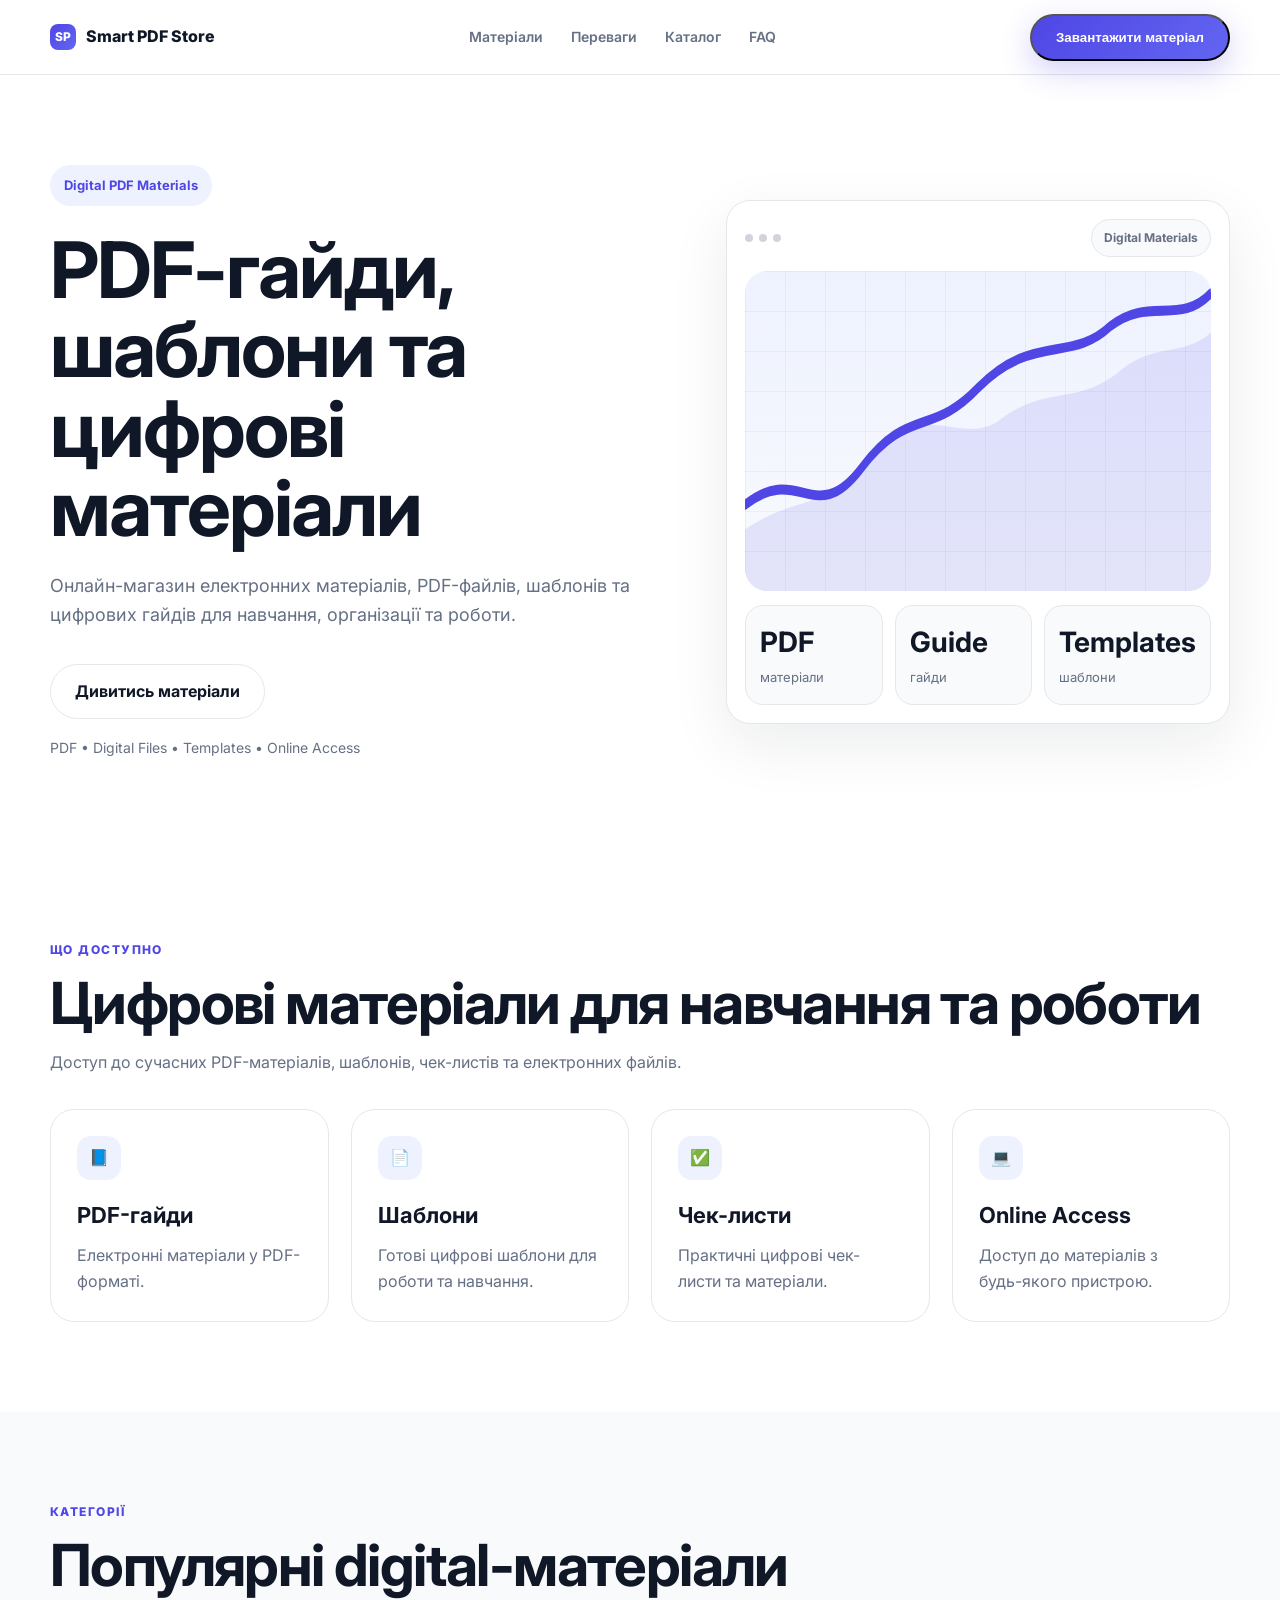
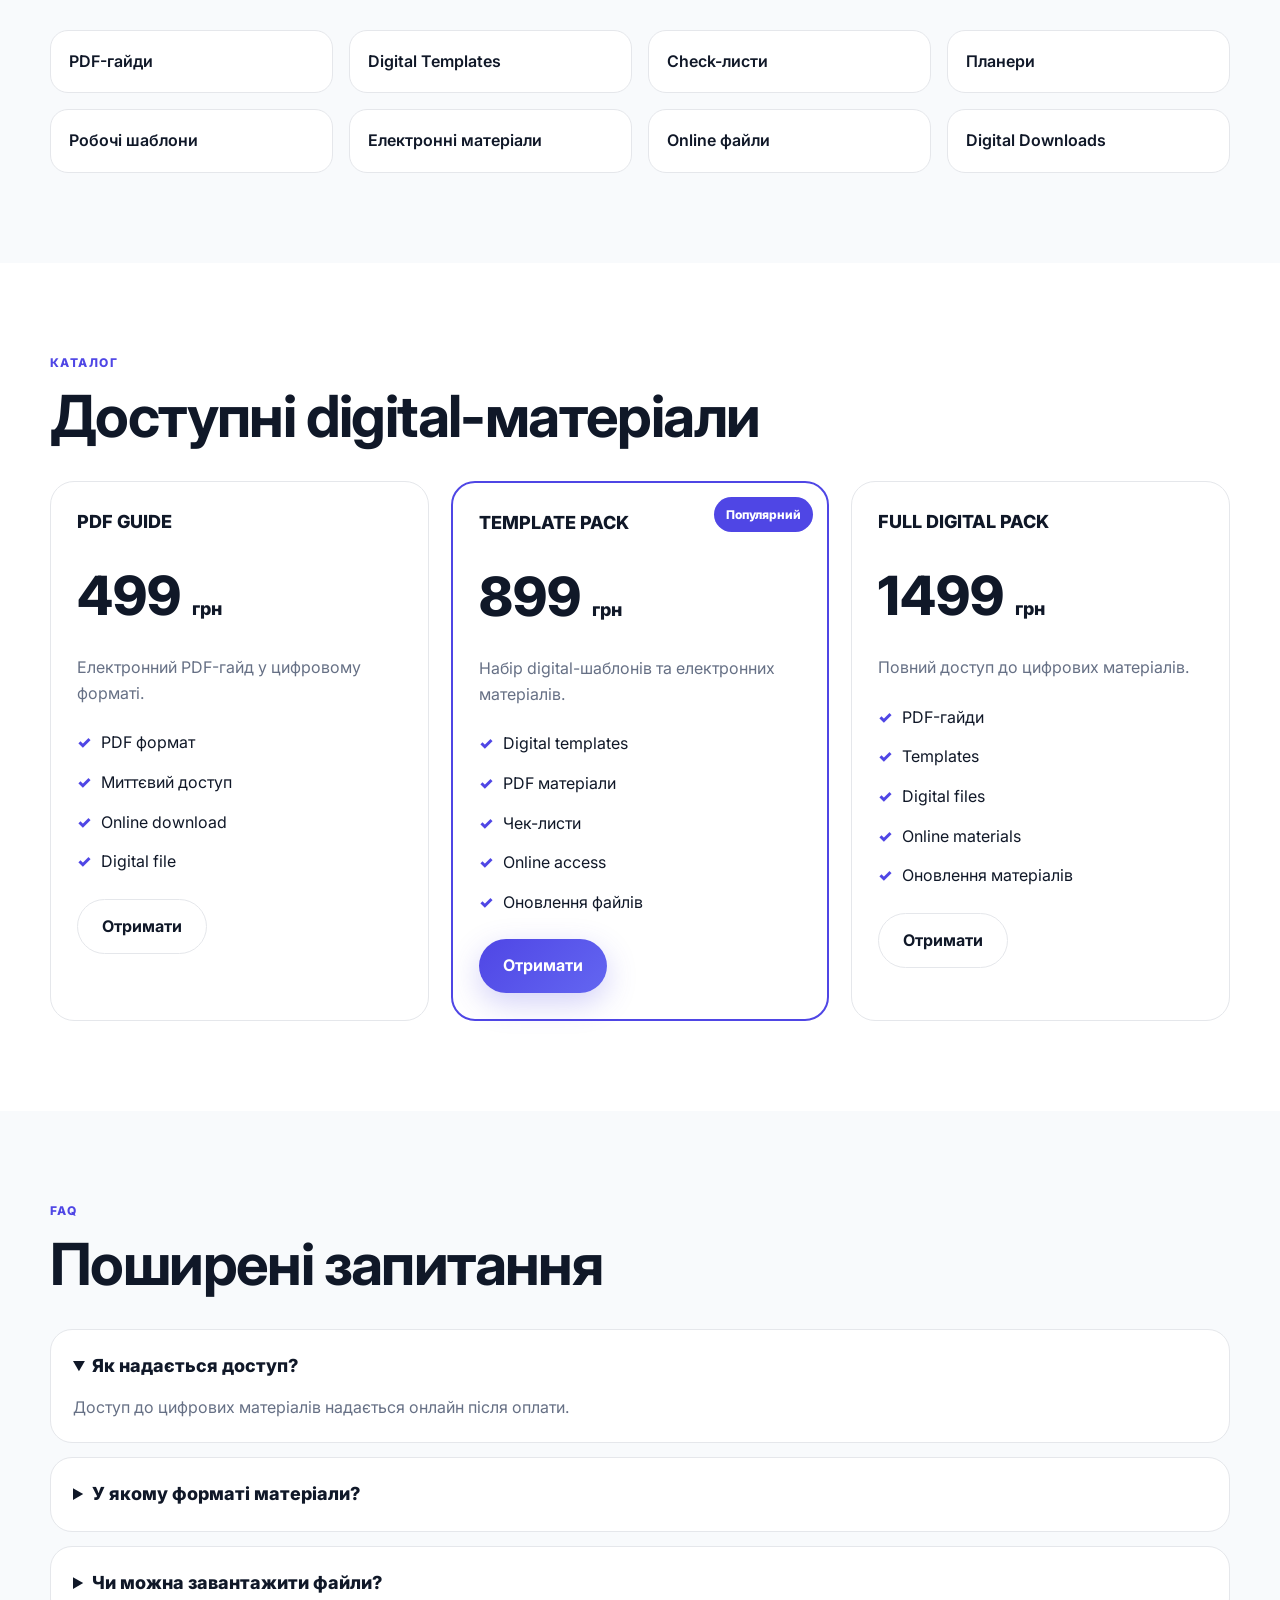
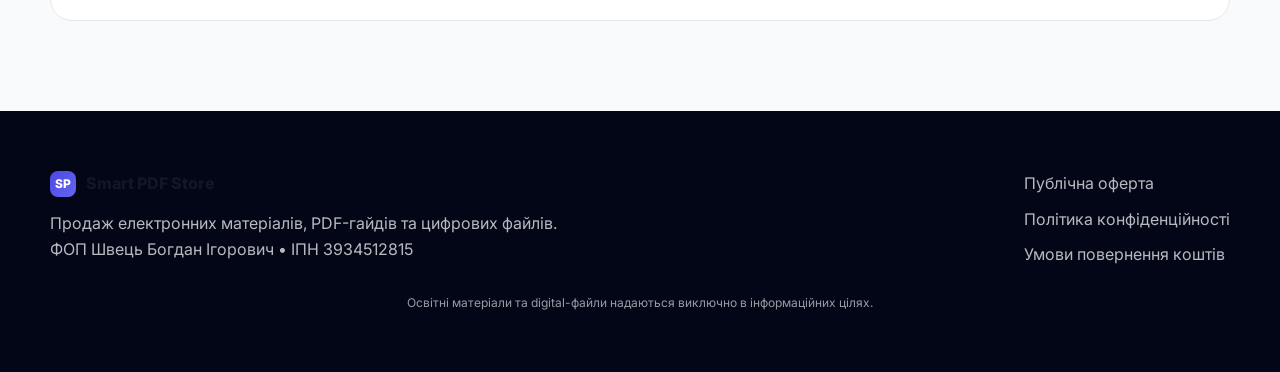
<file: index.html>
<!DOCTYPE html>
<html lang="uk">
<head>
  <meta charset="UTF-8" />
  <meta name="viewport" content="width=device-width, initial-scale=1.0" />

  <title>Smart PDF Store</title>

  <meta name="description" content="Продаж електронних матеріалів, PDF-гайдів, шаблонів та цифрових файлів." />

  <link rel="preconnect" href="https://fonts.googleapis.com">
  <link rel="preconnect" href="https://fonts.gstatic.com" crossorigin>

  <link href="https://fonts.googleapis.com/css2?family=Inter:wght@400;500;600;700;800&display=swap" rel="stylesheet">

  <link rel="stylesheet" href="style.css">
</head>

<body>

<header>

  <div class="container nav">

    <a href="#top" class="logo">
      <span class="logo-mark">SP</span>
      <span>Smart PDF Store</span>
    </a>

    <nav class="nav-links">
      <a href="#products">Матеріали</a>
      <a href="#benefits">Переваги</a>
      <a href="#pricing">Каталог</a>
      <a href="#faq">FAQ</a>
    </nav>

    <button class="btn btn-primary">
  Завантажити матеріал
</button>
  </div>

</header>

<main id="top">

  <!-- HERO -->

  <section class="hero">

    <div class="container hero-grid">

      <div>

        <div class="badge">
          Digital PDF Materials
        </div>

        <h1>
          PDF-гайди,
          шаблони та
          цифрові матеріали
        </h1>

        <p>
          Онлайн-магазин електронних матеріалів,
          PDF-файлів, шаблонів та цифрових гайдів
          для навчання, організації та роботи.
        </p>

        <div class="hero-actions">

        

          <a href="#pricing"
             class="btn btn-secondary">

            Дивитись матеріали

          </a>

        </div>

        <div class="under">
          PDF • Digital Files • Templates • Online Access
        </div>

      </div>

      <div class="dashboard">

        <div class="dash-top">

          <div class="dots">
            <span></span>
            <span></span>
            <span></span>
          </div>

          <div class="dash-pill">
            Digital Materials
          </div>

        </div>

        <div class="chart">

          <svg viewBox="0 0 600 260" preserveAspectRatio="none">

            <path
              d="M0 190 C70 155 90 210 150 160 C210 110 240 135 300 95 C370 50 420 75 470 45 C520 20 560 45 600 18"
              fill="none"
              stroke="#4f46e5"
              stroke-width="8"
              stroke-linecap="round"
            />

            <path
              d="M0 210 C70 180 115 195 170 150 C230 100 280 145 330 120 C390 92 430 110 485 80 C530 58 565 70 600 50 L600 260 L0 260 Z"
              fill="rgba(79,70,229,.12)"
            />

          </svg>

        </div>

        <div class="stat-row">

          <div class="stat">
            <strong>PDF</strong>
            <span>матеріали</span>
          </div>

          <div class="stat">
            <strong>Guide</strong>
            <span>гайди</span>
          </div>

          <div class="stat">
            <strong>Templates</strong>
            <span>шаблони</span>
          </div>

        </div>

      </div>

    </div>

  </section>

  <!-- BENEFITS -->

  <section id="benefits">

    <div class="container">

      <div class="section-head">

        <div class="eyebrow">
          Що доступно
        </div>

        <h2>
          Цифрові матеріали
          для навчання та роботи
        </h2>

        <p>
          Доступ до сучасних PDF-матеріалів,
          шаблонів, чек-листів та електронних файлів.
        </p>

      </div>

      <div class="grid-4">

        <div class="card">
          <div class="icon">📘</div>

          <h3>PDF-гайди</h3>

          <p>
            Електронні матеріали
            у PDF-форматі.
          </p>
        </div>

        <div class="card">
          <div class="icon">📄</div>

          <h3>Шаблони</h3>

          <p>
            Готові цифрові шаблони
            для роботи та навчання.
          </p>
        </div>

        <div class="card">
          <div class="icon">✅</div>

          <h3>Чек-листи</h3>

          <p>
            Практичні цифрові
            чек-листи та матеріали.
          </p>
        </div>

        <div class="card">
          <div class="icon">💻</div>

          <h3>Online Access</h3>

          <p>
            Доступ до матеріалів
            з будь-якого пристрою.
          </p>
        </div>

      </div>

    </div>

  </section>

  <!-- PRODUCTS -->

  <section id="products" class="soft">

    <div class="container">

      <div class="section-head">

        <div class="eyebrow">
          Категорії
        </div>

        <h2>
          Популярні digital-матеріали
        </h2>

      </div>

      <div class="features">

        <div class="feature">
          PDF-гайди
        </div>

        <div class="feature">
          Digital Templates
        </div>

        <div class="feature">
          Check-листи
        </div>

        <div class="feature">
          Планери
        </div>

        <div class="feature">
          Робочі шаблони
        </div>

        <div class="feature">
          Електронні матеріали
        </div>

        <div class="feature">
          Online файли
        </div>

        <div class="feature">
          Digital Downloads
        </div>

      </div>

    </div>

  </section>

  <!-- PRICING -->

  <section id="pricing">

    <div class="container">

      <div class="section-head">

        <div class="eyebrow">
          Каталог
        </div>

        <h2>
          Доступні digital-матеріали
        </h2>

      </div>

      <div class="grid-3">

        <div class="card price-card">

          <div class="price-title">
            PDF GUIDE
          </div>

          <div class="price-value">
            499 <span>грн</span>
          </div>

          <div class="price-desc">
            Електронний PDF-гайд
            у цифровому форматі.
          </div>

          <ul class="price-list">
            <li>PDF формат</li>
            <li>Миттєвий доступ</li>
            <li>Online download</li>
            <li>Digital file</li>
          </ul>

          <a href="https://secure.wayforpay.com/button/bdd46b5e7587c"
             target="_blank"
             class="btn btn-secondary">

            Отримати

          </a>

        </div>

        <div class="card price-card popular">

          <div class="label">
            Популярний
          </div>

          <div class="price-title">
            TEMPLATE PACK
          </div>

          <div class="price-value">
            899 <span>грн</span>
          </div>

          <div class="price-desc">
            Набір digital-шаблонів
            та електронних матеріалів.
          </div>

          <ul class="price-list">
            <li>Digital templates</li>
            <li>PDF матеріали</li>
            <li>Чек-листи</li>
            <li>Online access</li>
            <li>Оновлення файлів</li>
          </ul>

          <a href="https://secure.wayforpay.com/button/bbd7bab980961"
             target="_blank"
             class="btn btn-primary">

            Отримати

          </a>

        </div>

        <div class="card price-card">

          <div class="price-title">
            FULL DIGITAL PACK
          </div>

          <div class="price-value">
            1499 <span>грн</span>
          </div>

          <div class="price-desc">
            Повний доступ
            до цифрових матеріалів.
          </div>

          <ul class="price-list">
            <li>PDF-гайди</li>
            <li>Templates</li>
            <li>Digital files</li>
            <li>Online materials</li>
            <li>Оновлення матеріалів</li>
          </ul>

          <a href="https://secure.wayforpay.com/button/b6de15a6300f5"
             target="_blank"
             class="btn btn-secondary">

            Отримати

          </a>

        </div>

      </div>

    </div>

  </section>

  <!-- FAQ -->

  <section id="faq" class="soft">

    <div class="container">

      <div class="section-head">

        <div class="eyebrow">
          FAQ
        </div>

        <h2>
          Поширені запитання
        </h2>

      </div>

      <div class="faq">

        <details open>
          <summary>
            Як надається доступ?
          </summary>

          <p>
            Доступ до цифрових матеріалів
            надається онлайн після оплати.
          </p>
        </details>

        <details>
          <summary>
            У якому форматі матеріали?
          </summary>

          <p>
            Матеріали доступні
            у PDF та digital-форматах.
          </p>
        </details>

        <details>
          <summary>
            Чи можна завантажити файли?
          </summary>

          <p>
            Так, більшість матеріалів
            доступні для online-download.
          </p>
        </details>

      </div>

    </div>

  </section>

</main>

<footer>

  <div class="container footer-grid">

    <div>

      <div class="logo" style="margin-bottom:14px">

        <span class="logo-mark">SP</span>
        <span>Smart PDF Store</span>

      </div>

      <p>
        Продаж електронних матеріалів,
        PDF-гайдів та цифрових файлів.
      </p>

      <p>
        ФОП Швець Богдан Ігорович •
        ІПН 3934512815
      </p>

    </div>

    <div class="footer-links">

      <a href="oferta.html">
        Публічна оферта
      </a>

      <a href="privacy.html">
        Політика конфіденційності
      </a>

      <a href="refund.html">
        Умови повернення коштів
      </a>

     

    </div>

  </div>

  <p class="footer-disclaimer">
    Освітні матеріали та digital-файли
    надаються виключно
    в інформаційних цілях.
  </p>

</footer>

</body>
</html>
</file>
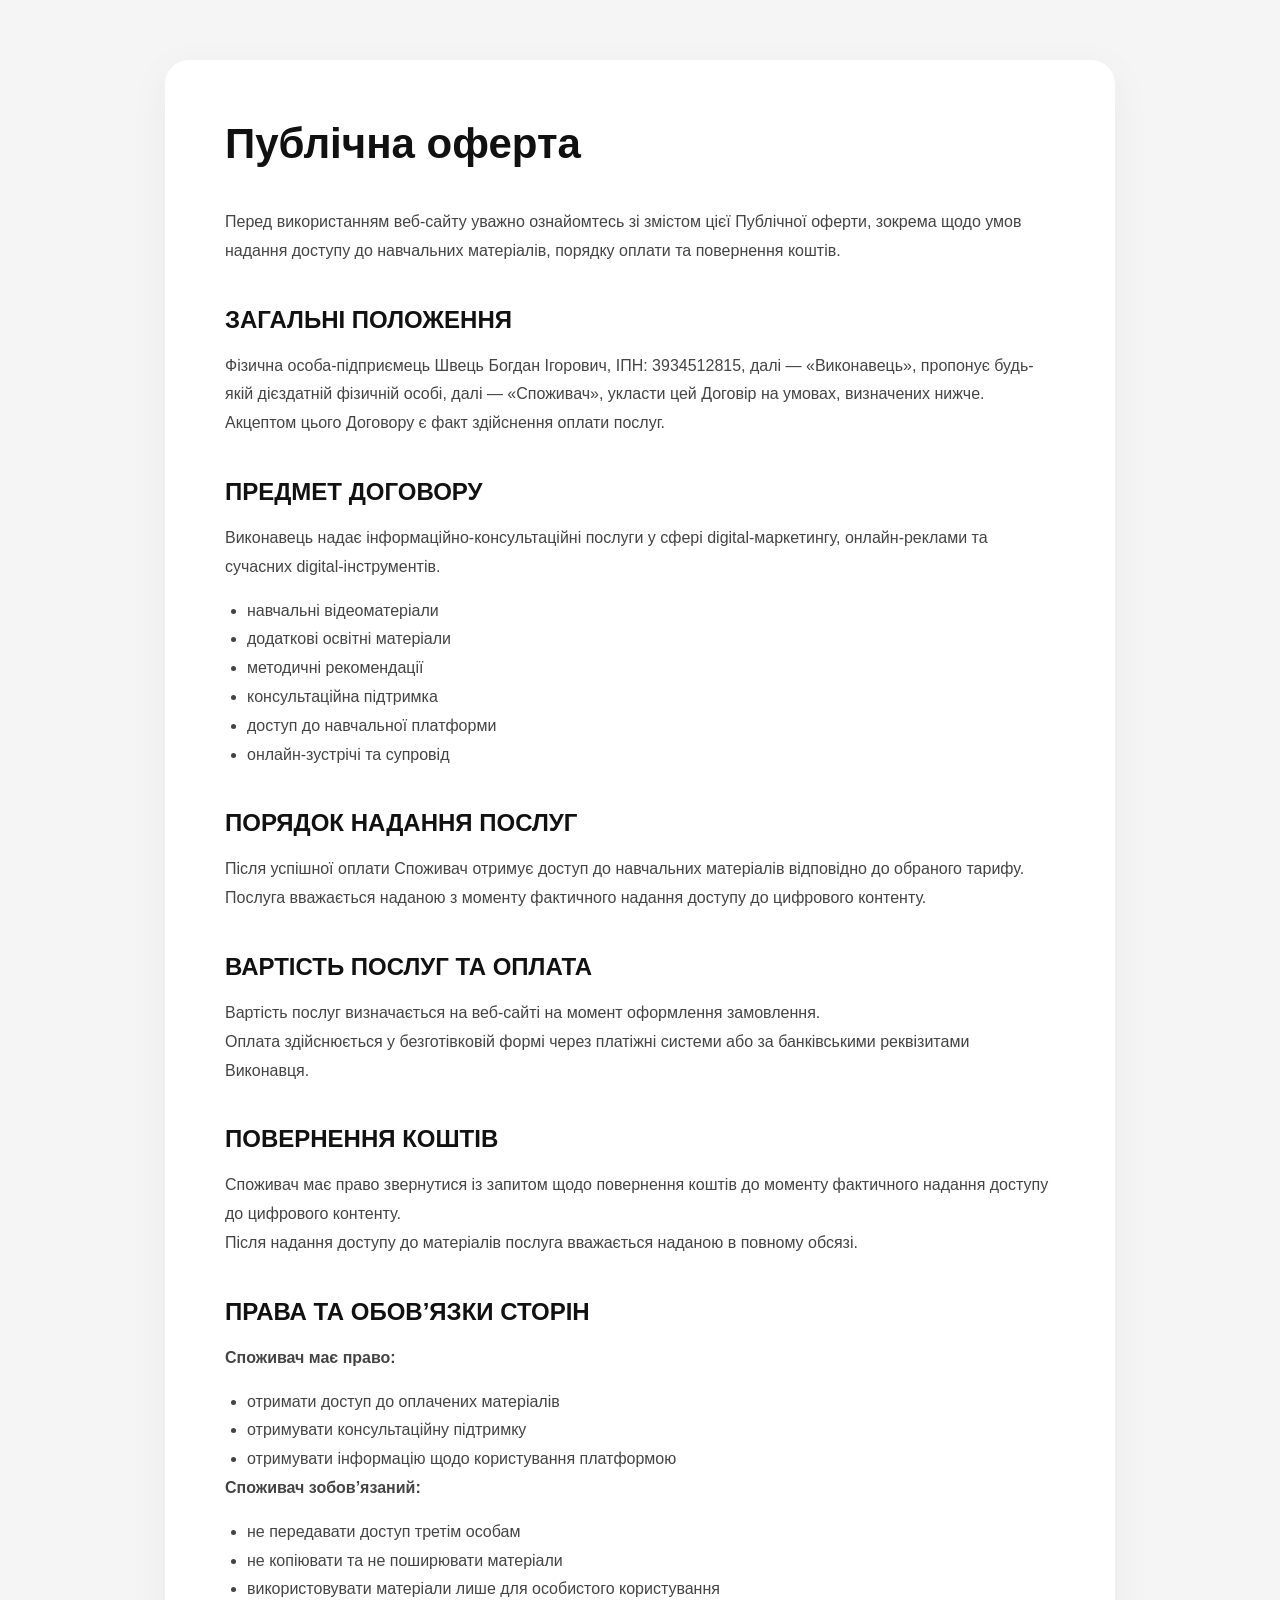
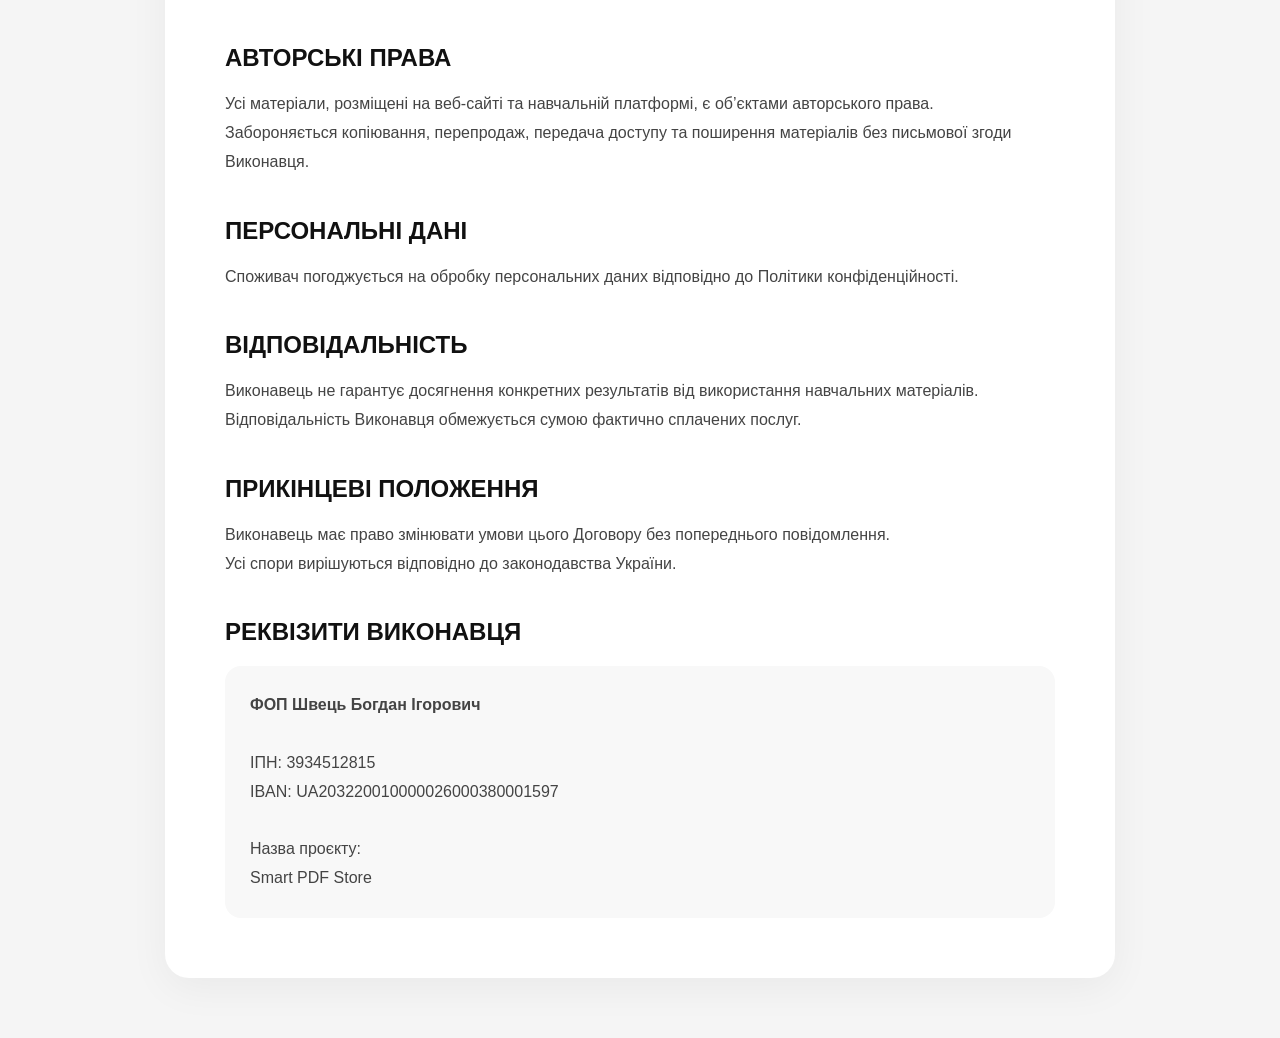
<file: oferta.html>
<!DOCTYPE html>
<html lang="uk">
<head>
  <meta charset="UTF-8">
  <meta name="viewport" content="width=device-width, initial-scale=1.0">
  <title>Публічна оферта</title>

  <style>
    * {
      margin: 0;
      padding: 0;
      box-sizing: border-box;
    }

    body {
      background: #f5f5f5;
      font-family: Arial, sans-serif;
      color: #222;
    }

    .legal-page {
      padding: 60px 20px;
    }

    .container {
      max-width: 950px;
      margin: 0 auto;
      background: #fff;
      padding: 60px;
      border-radius: 24px;
      box-shadow: 0 10px 40px rgba(0,0,0,0.05);
    }

    h1 {
      font-size: 42px;
      margin-bottom: 40px;
      color: #111;
    }

    h2 {
      font-size: 24px;
      margin-top: 40px;
      margin-bottom: 18px;
      color: #111;
    }

    p,
    li {
      font-size: 16px;
      line-height: 1.8;
      color: #444;
    }

    ul {
      padding-left: 22px;
      margin-top: 15px;
    }

    .requisites {
      background: #f8f8f8;
      padding: 25px;
      border-radius: 16px;
      margin-top: 20px;
    }

    @media(max-width: 768px) {
      .container {
        padding: 30px;
      }

      h1 {
        font-size: 32px;
      }

      h2 {
        font-size: 20px;
      }
    }
  </style>
</head>

<body>

<section class="legal-page">
  <div class="container">

    <h1>Публічна оферта</h1>



    <p>
      Перед використанням веб-сайту уважно ознайомтесь зі змістом цієї
      Публічної оферти, зокрема щодо умов надання доступу до навчальних
      матеріалів, порядку оплати та повернення коштів.
    </p>

    <h2>ЗАГАЛЬНІ ПОЛОЖЕННЯ</h2>

    <p>
      Фізична особа-підприємець Швець Богдан Ігорович,
      ІПН: 3934512815, далі — «Виконавець»,
      пропонує будь-якій дієздатній фізичній особі,
      далі — «Споживач», укласти цей Договір
      на умовах, визначених нижче.
    </p>

    <p>
      Акцептом цього Договору є факт здійснення
      оплати послуг.
    </p>

    <h2>ПРЕДМЕТ ДОГОВОРУ</h2>

    <p>
      Виконавець надає інформаційно-консультаційні
      послуги у сфері digital-маркетингу,
      онлайн-реклами та сучасних digital-інструментів.
    </p>

    <ul>
      <li>навчальні відеоматеріали</li>
      <li>додаткові освітні матеріали</li>
      <li>методичні рекомендації</li>
      <li>консультаційна підтримка</li>
      <li>доступ до навчальної платформи</li>
      <li>онлайн-зустрічі та супровід</li>
    </ul>

    <h2>ПОРЯДОК НАДАННЯ ПОСЛУГ</h2>

    <p>
      Після успішної оплати Споживач отримує
      доступ до навчальних матеріалів відповідно
      до обраного тарифу.
    </p>

    <p>
      Послуга вважається наданою з моменту
      фактичного надання доступу до цифрового контенту.
    </p>

    <h2>ВАРТІСТЬ ПОСЛУГ ТА ОПЛАТА</h2>

    <p>
      Вартість послуг визначається на веб-сайті
      на момент оформлення замовлення.
    </p>

    <p>
      Оплата здійснюється у безготівковій формі
      через платіжні системи або за банківськими
      реквізитами Виконавця.
    </p>

    <h2>ПОВЕРНЕННЯ КОШТІВ</h2>

    <p>
      Споживач має право звернутися із запитом
      щодо повернення коштів до моменту
      фактичного надання доступу до цифрового контенту.
    </p>

    <p>
      Після надання доступу до матеріалів
      послуга вважається наданою в повному обсязі.
    </p>

    <h2>ПРАВА ТА ОБОВ’ЯЗКИ СТОРІН</h2>

    <p><strong>Споживач має право:</strong></p>

    <ul>
      <li>отримати доступ до оплачених матеріалів</li>
      <li>отримувати консультаційну підтримку</li>
      <li>отримувати інформацію щодо користування платформою</li>
    </ul>

    <p><strong>Споживач зобов’язаний:</strong></p>

    <ul>
      <li>не передавати доступ третім особам</li>
      <li>не копіювати та не поширювати матеріали</li>
      <li>використовувати матеріали лише для особистого користування</li>
    </ul>

    <h2>АВТОРСЬКІ ПРАВА</h2>

    <p>
      Усі матеріали, розміщені на веб-сайті
      та навчальній платформі, є об’єктами
      авторського права.
    </p>

    <p>
      Забороняється копіювання, перепродаж,
      передача доступу та поширення матеріалів
      без письмової згоди Виконавця.
    </p>

    <h2>ПЕРСОНАЛЬНІ ДАНІ</h2>

    <p>
      Споживач погоджується на обробку персональних
      даних відповідно до Політики конфіденційності.
    </p>

    <h2>ВІДПОВІДАЛЬНІСТЬ</h2>

    <p>
      Виконавець не гарантує досягнення конкретних
      результатів від використання навчальних матеріалів.
    </p>

    <p>
      Відповідальність Виконавця обмежується
      сумою фактично сплачених послуг.
    </p>

    <h2>ПРИКІНЦЕВІ ПОЛОЖЕННЯ</h2>

    <p>
      Виконавець має право змінювати умови цього
      Договору без попереднього повідомлення.
    </p>

    <p>
      Усі спори вирішуються відповідно
      до законодавства України.
    </p>

    <h2>РЕКВІЗИТИ ВИКОНАВЦЯ</h2>

    <div class="requisites">
      <p>
        <strong>ФОП Швець Богдан Ігорович</strong><br><br>

        ІПН: 3934512815<br>
        IBAN: UA203220010000026000380001597<br><br>

        Назва проєкту:<br>
       Smart PDF Store
      </p>
    </div>

  </div>
</section>

</body>
</html>
</file>
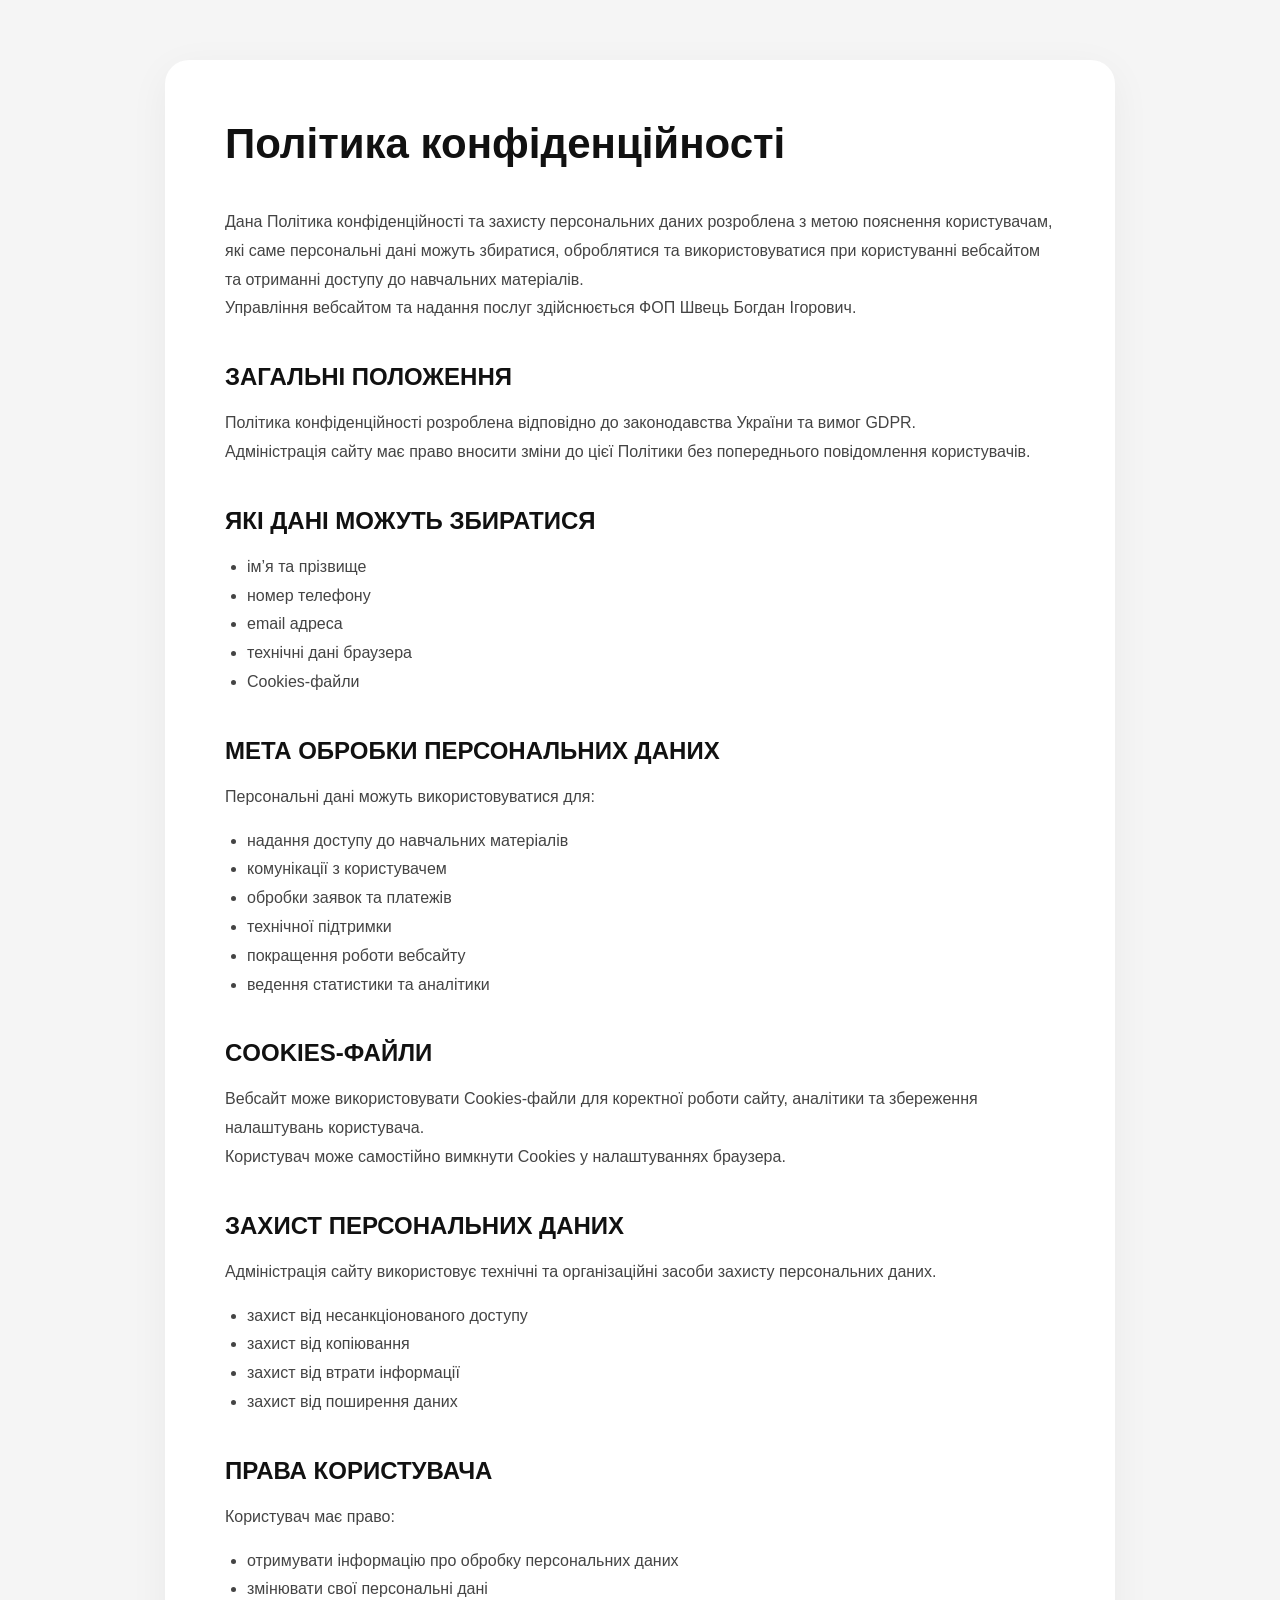
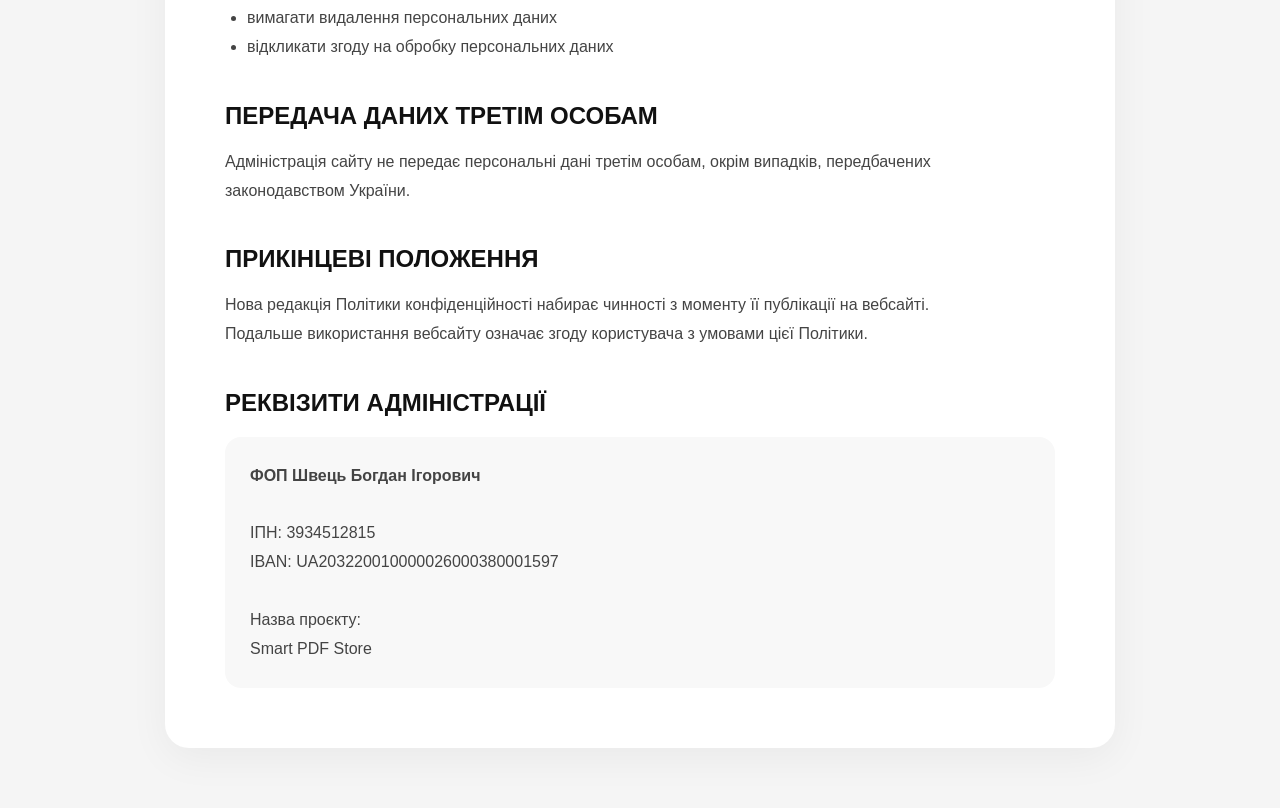
<file: privacy.html>
<!DOCTYPE html>
<html lang="uk">
<head>
  <meta charset="UTF-8">
  <meta name="viewport" content="width=device-width, initial-scale=1.0">
  <title>Політика конфіденційності</title>

  <style>
    * {
      margin: 0;
      padding: 0;
      box-sizing: border-box;
    }

    body {
      background: #f5f5f5;
      font-family: Arial, sans-serif;
      color: #222;
    }

    .legal-page {
      padding: 60px 20px;
    }

    .container {
      max-width: 950px;
      margin: 0 auto;
      background: #fff;
      padding: 60px;
      border-radius: 24px;
      box-shadow: 0 10px 40px rgba(0,0,0,0.05);
    }

    h1 {
      font-size: 42px;
      margin-bottom: 40px;
      color: #111;
    }

    h2 {
      font-size: 24px;
      margin-top: 40px;
      margin-bottom: 18px;
      color: #111;
    }

    p,
    li {
      font-size: 16px;
      line-height: 1.8;
      color: #444;
    }

    ul {
      padding-left: 22px;
      margin-top: 15px;
    }

    .requisites {
      background: #f8f8f8;
      padding: 25px;
      border-radius: 16px;
      margin-top: 20px;
    }

    @media(max-width: 768px) {
      .container {
        padding: 30px;
      }

      h1 {
        font-size: 32px;
      }

      h2 {
        font-size: 20px;
      }
    }
  </style>
</head>

<body>

<section class="legal-page">
  <div class="container">

    <h1>Політика конфіденційності</h1>

    

    <p>
      Дана Політика конфіденційності та захисту персональних даних
      розроблена з метою пояснення користувачам,
      які саме персональні дані можуть збиратися,
      оброблятися та використовуватися при користуванні вебсайтом
      та отриманні доступу до навчальних матеріалів.
    </p>

    <p>
      Управління вебсайтом та надання послуг здійснюється
      ФОП Швець Богдан Ігорович.
    </p>

    <h2>ЗАГАЛЬНІ ПОЛОЖЕННЯ</h2>

    <p>
      Політика конфіденційності розроблена відповідно
      до законодавства України та вимог GDPR.
    </p>

    <p>
      Адміністрація сайту має право вносити зміни
      до цієї Політики без попереднього повідомлення користувачів.
    </p>

    <h2>ЯКІ ДАНІ МОЖУТЬ ЗБИРАТИСЯ</h2>

    <ul>
      <li>ім’я та прізвище</li>
      <li>номер телефону</li>
      <li>email адреса</li>
      <li>технічні дані браузера</li>
      <li>Cookies-файли</li>
    </ul>

    <h2>МЕТА ОБРОБКИ ПЕРСОНАЛЬНИХ ДАНИХ</h2>

    <p>
      Персональні дані можуть використовуватися для:
    </p>

    <ul>
      <li>надання доступу до навчальних матеріалів</li>
      <li>комунікації з користувачем</li>
      <li>обробки заявок та платежів</li>
      <li>технічної підтримки</li>
      <li>покращення роботи вебсайту</li>
      <li>ведення статистики та аналітики</li>
    </ul>

    <h2>COOKIES-ФАЙЛИ</h2>

    <p>
      Вебсайт може використовувати Cookies-файли
      для коректної роботи сайту,
      аналітики та збереження налаштувань користувача.
    </p>

    <p>
      Користувач може самостійно вимкнути Cookies
      у налаштуваннях браузера.
    </p>

    <h2>ЗАХИСТ ПЕРСОНАЛЬНИХ ДАНИХ</h2>

    <p>
      Адміністрація сайту використовує технічні
      та організаційні засоби захисту персональних даних.
    </p>

    <ul>
      <li>захист від несанкціонованого доступу</li>
      <li>захист від копіювання</li>
      <li>захист від втрати інформації</li>
      <li>захист від поширення даних</li>
    </ul>

    <h2>ПРАВА КОРИСТУВАЧА</h2>

    <p>
      Користувач має право:
    </p>

    <ul>
      <li>отримувати інформацію про обробку персональних даних</li>
      <li>змінювати свої персональні дані</li>
      <li>вимагати видалення персональних даних</li>
      <li>відкликати згоду на обробку персональних даних</li>
    </ul>

    <h2>ПЕРЕДАЧА ДАНИХ ТРЕТІМ ОСОБАМ</h2>

    <p>
      Адміністрація сайту не передає персональні дані
      третім особам, окрім випадків,
      передбачених законодавством України.
    </p>

    <h2>ПРИКІНЦЕВІ ПОЛОЖЕННЯ</h2>

    <p>
      Нова редакція Політики конфіденційності
      набирає чинності з моменту її публікації на вебсайті.
    </p>

    <p>
      Подальше використання вебсайту означає
      згоду користувача з умовами цієї Політики.
    </p>

    <h2>РЕКВІЗИТИ АДМІНІСТРАЦІЇ</h2>

    <div class="requisites">
      <p>
        <strong>ФОП Швець Богдан Ігорович</strong><br><br>

        ІПН: 3934512815<br>
        IBAN: UA203220010000026000380001597<br><br>

        Назва проєкту:<br>
       Smart PDF Store
      </p>
    </div>

  </div>
</section>

</body>
</html>
</file>
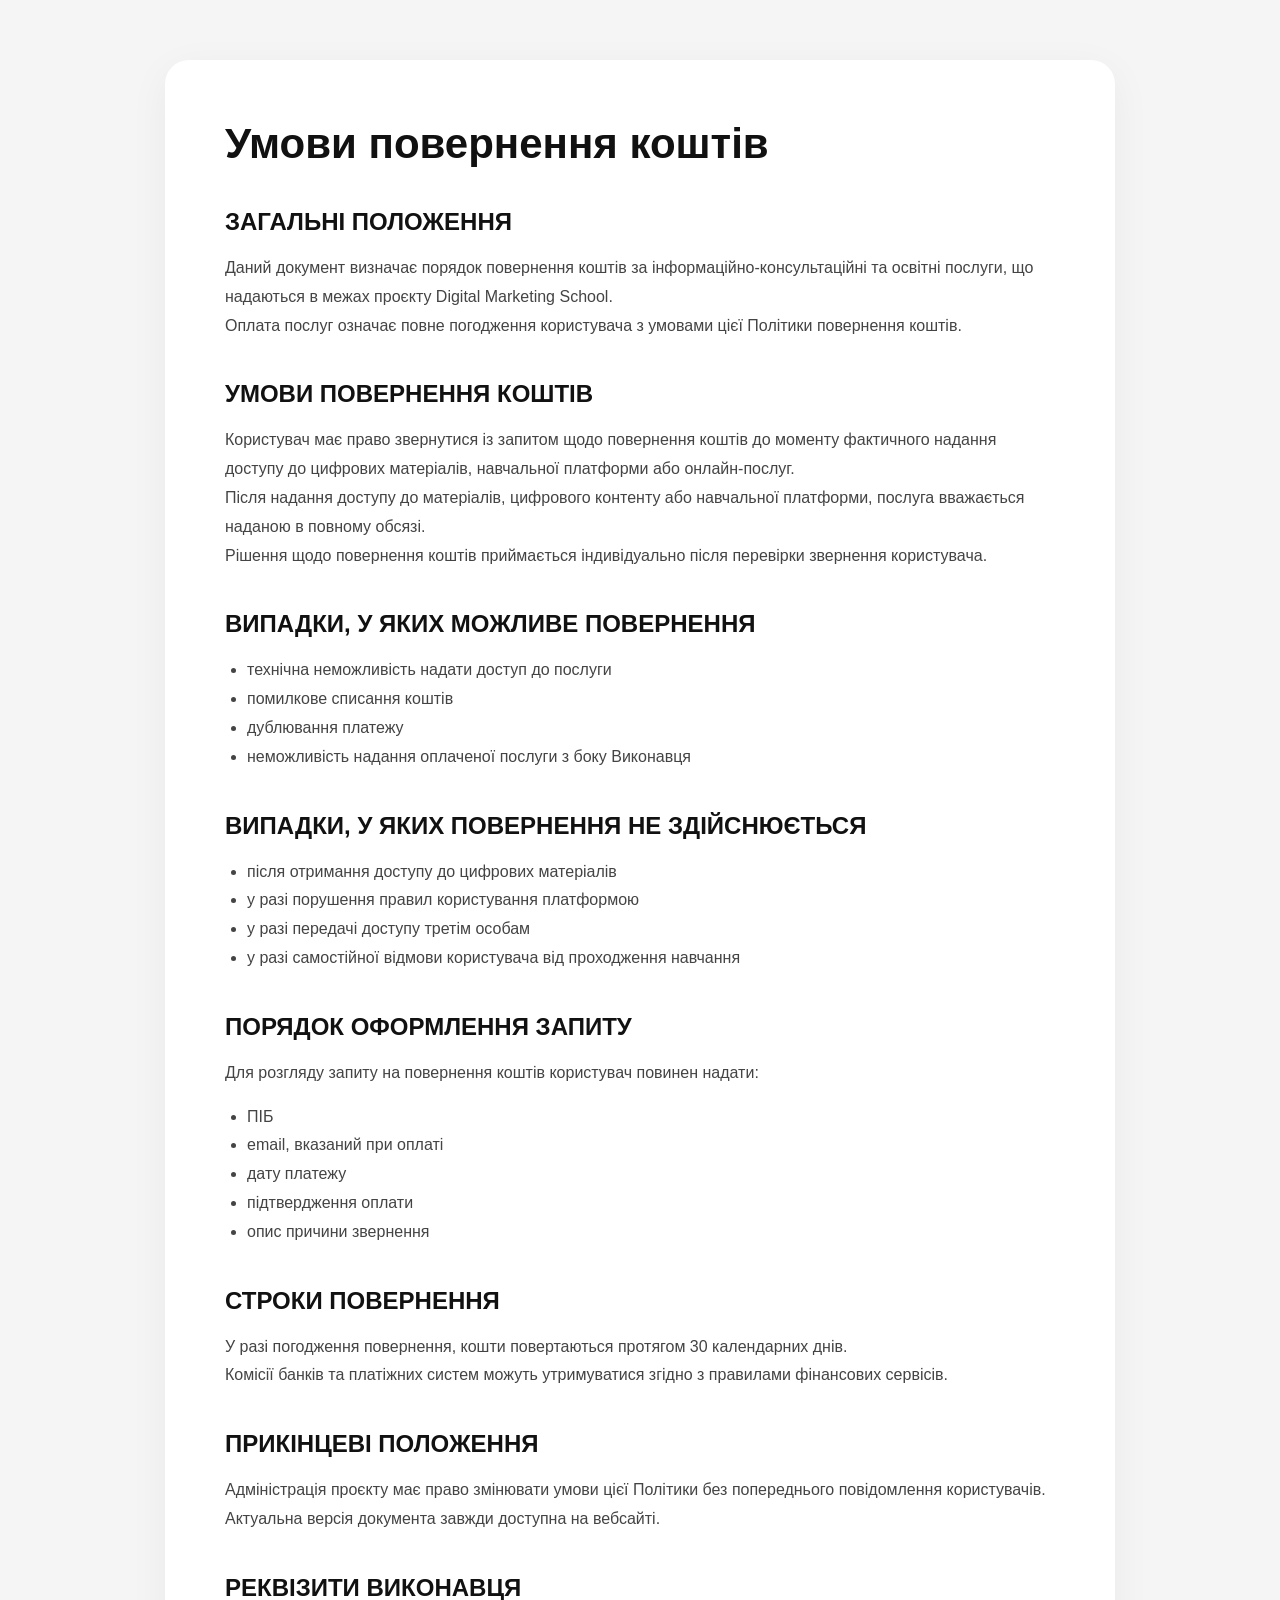
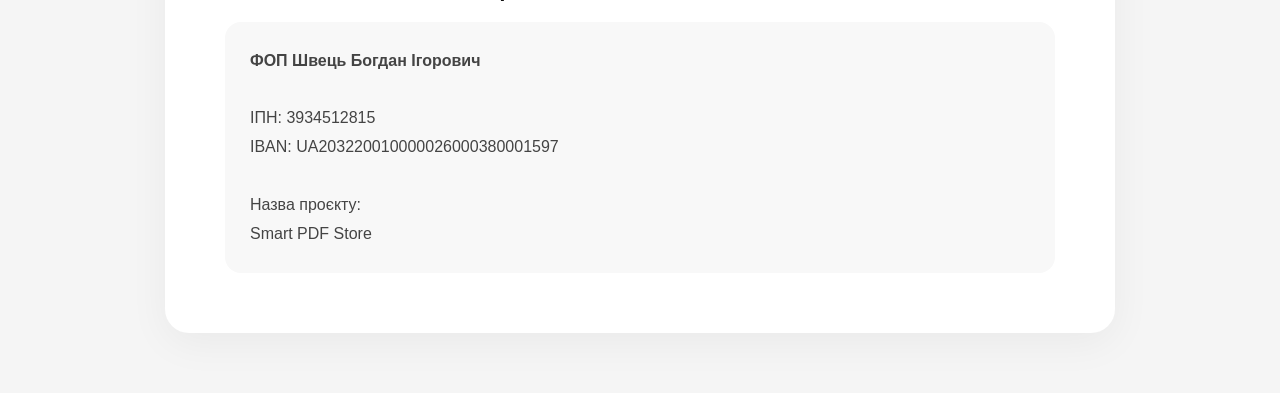
<file: refund.html>
<!DOCTYPE html>
<html lang="uk">
<head>
  <meta charset="UTF-8">
  <meta name="viewport" content="width=device-width, initial-scale=1.0">
  <title>Умови повернення коштів</title>

  <style>
    * {
      margin: 0;
      padding: 0;
      box-sizing: border-box;
    }

    body {
      background: #f5f5f5;
      font-family: Arial, sans-serif;
      color: #222;
    }

    .legal-page {
      padding: 60px 20px;
    }

    .container {
      max-width: 950px;
      margin: 0 auto;
      background: #fff;
      padding: 60px;
      border-radius: 24px;
      box-shadow: 0 10px 40px rgba(0,0,0,0.05);
    }

    h1 {
      font-size: 42px;
      margin-bottom: 40px;
      color: #111;
    }

    h2 {
      font-size: 24px;
      margin-top: 40px;
      margin-bottom: 18px;
      color: #111;
    }

    p,
    li {
      font-size: 16px;
      line-height: 1.8;
      color: #444;
    }

    ul {
      padding-left: 22px;
      margin-top: 15px;
    }

    .requisites {
      background: #f8f8f8;
      padding: 25px;
      border-radius: 16px;
      margin-top: 20px;
    }

    @media(max-width: 768px) {
      .container {
        padding: 30px;
      }

      h1 {
        font-size: 32px;
      }

      h2 {
        font-size: 20px;
      }
    }
  </style>
</head>

<body>

<section class="legal-page">
  <div class="container">

    <h1>Умови повернення коштів</h1>

    <h2>ЗАГАЛЬНІ ПОЛОЖЕННЯ</h2>

    <p>
      Даний документ визначає порядок повернення коштів
      за інформаційно-консультаційні та освітні послуги,
      що надаються в межах проєкту
      Digital Marketing School.
    </p>

    <p>
      Оплата послуг означає повне погодження користувача
      з умовами цієї Політики повернення коштів.
    </p>

    <h2>УМОВИ ПОВЕРНЕННЯ КОШТІВ</h2>

    <p>
      Користувач має право звернутися із запитом
      щодо повернення коштів до моменту
      фактичного надання доступу до цифрових матеріалів,
      навчальної платформи або онлайн-послуг.
    </p>

    <p>
      Після надання доступу до матеріалів,
      цифрового контенту або навчальної платформи,
      послуга вважається наданою в повному обсязі.
    </p>

    <p>
      Рішення щодо повернення коштів приймається
      індивідуально після перевірки звернення користувача.
    </p>

    <h2>ВИПАДКИ, У ЯКИХ МОЖЛИВЕ ПОВЕРНЕННЯ</h2>

    <ul>
      <li>технічна неможливість надати доступ до послуги</li>
      <li>помилкове списання коштів</li>
      <li>дублювання платежу</li>
      <li>неможливість надання оплаченої послуги з боку Виконавця</li>
    </ul>

    <h2>ВИПАДКИ, У ЯКИХ ПОВЕРНЕННЯ НЕ ЗДІЙСНЮЄТЬСЯ</h2>

    <ul>
      <li>після отримання доступу до цифрових матеріалів</li>
      <li>у разі порушення правил користування платформою</li>
      <li>у разі передачі доступу третім особам</li>
      <li>у разі самостійної відмови користувача від проходження навчання</li>
    </ul>

    <h2>ПОРЯДОК ОФОРМЛЕННЯ ЗАПИТУ</h2>

    <p>
      Для розгляду запиту на повернення коштів
      користувач повинен надати:
    </p>

    <ul>
      <li>ПІБ</li>
      <li>email, вказаний при оплаті</li>
      <li>дату платежу</li>
      <li>підтвердження оплати</li>
      <li>опис причини звернення</li>
    </ul>

    <h2>СТРОКИ ПОВЕРНЕННЯ</h2>

    <p>
      У разі погодження повернення,
      кошти повертаються протягом
      30 календарних днів.
    </p>

    <p>
      Комісії банків та платіжних систем
      можуть утримуватися згідно
      з правилами фінансових сервісів.
    </p>

    <h2>ПРИКІНЦЕВІ ПОЛОЖЕННЯ</h2>

    <p>
      Адміністрація проєкту має право
      змінювати умови цієї Політики
      без попереднього повідомлення користувачів.
    </p>

    <p>
      Актуальна версія документа
      завжди доступна на вебсайті.
    </p>

    <h2>РЕКВІЗИТИ ВИКОНАВЦЯ</h2>

    <div class="requisites">
      <p>
        <strong>ФОП Швець Богдан Ігорович</strong><br><br>

        ІПН: 3934512815<br>
        IBAN: UA203220010000026000380001597<br><br>

        Назва проєкту:<br>
      Smart PDF Store
      </p>
    </div>

  </div>
</section>

</body>
</html>
</file>
<file: style.css>
:root {
  --bg: #ffffff;
  --text: #101828;
  --muted: #667085;
  --soft: #f8fafc;
  --line: #e5e7eb;
  --card: #ffffff;
  --accent: #4f46e5;
  --accent-2: #2563eb;
  --accent-soft: #eef2ff;
  --radius: 24px;
  --shadow: 0 20px 60px rgba(15, 23, 42, 0.08);
}

* {
  margin: 0;
  padding: 0;
  box-sizing: border-box;
}

html {
  scroll-behavior: smooth;
}

body {
  font-family: 'Inter', sans-serif;
  background: var(--bg);
  color: var(--text);
  line-height: 1.6;
}

.container {
  width: min(1180px, calc(100% - 40px));
  margin: 0 auto;
}

header {
  position: sticky;
  top: 0;
  background: rgba(255,255,255,.9);
  backdrop-filter: blur(10px);
  border-bottom: 1px solid var(--line);
  z-index: 100;
}

.nav {
  height: 74px;
  display: flex;
  align-items: center;
  justify-content: space-between;
}

.logo {
  display: flex;
  align-items: center;
  gap: 10px;
  font-weight: 800;
  color: var(--text);
  text-decoration: none;
}

.logo-mark {
  width: 26px;
  height: 26px;
  border-radius: 8px;
  background: linear-gradient(135deg, var(--accent), #6366f1);
  display: grid;
  place-items: center;
  color: #fff;
  font-size: 12px;
}

.nav-links {
  display: flex;
  gap: 28px;
}

.nav-links a {
  text-decoration: none;
  color: var(--muted);
  font-weight: 600;
  font-size: 14px;
}

.btn {
  display: inline-flex;
  align-items: center;
  justify-content: center;
  padding: 14px 24px;
  border-radius: 999px;
  text-decoration: none;
  font-weight: 700;
  transition: .2s;
}

.btn-primary {
  background: linear-gradient(135deg, var(--accent), #6366f1);
  color: white;
  box-shadow: 0 10px 30px rgba(79,70,229,.25);
}

.btn-secondary {
  border: 1px solid var(--line);
  color: var(--text);
  background: white;
}

.hero {
  padding: 90px 0;
}

.hero-grid {
  display: grid;
  grid-template-columns: 1.1fr .9fr;
  gap: 60px;
  align-items: center;
}

.badge {
  display: inline-flex;
  align-items: center;
  gap: 8px;
  background: var(--accent-soft);
  color: var(--accent);
  padding: 10px 14px;
  border-radius: 999px;
  font-size: 13px;
  font-weight: 700;
  margin-bottom: 24px;
}

h1 {
  font-size: clamp(46px, 7vw, 78px);
  line-height: 1.02;
  letter-spacing: -2px;
  margin-bottom: 24px;
}

.hero p {
  color: var(--muted);
  font-size: 18px;
  max-width: 620px;
}

.hero-actions {
  display: flex;
  gap: 14px;
  margin-top: 34px;
  flex-wrap: wrap;
}

.under {
  margin-top: 18px;
  color: var(--muted);
  font-size: 14px;
}

.dashboard {
  background: var(--card);
  border: 1px solid var(--line);
  border-radius: var(--radius);
  padding: 18px;
  box-shadow: var(--shadow);
}

.dash-top {
  display: flex;
  align-items: center;
  justify-content: space-between;
  margin-bottom: 14px;
}

.dots {
  display: flex;
  gap: 6px;
}

.dots span {
  width: 8px;
  height: 8px;
  border-radius: 999px;
  background: #d1d5db;
}

.dash-pill {
  background: var(--soft);
  border: 1px solid var(--line);
  color: var(--muted);
  padding: 8px 12px;
  border-radius: 999px;
  font-size: 12px;
  font-weight: 700;
}

.chart {
  height: 320px;
  border-radius: 22px;
  background:
    linear-gradient(to right, rgba(99,102,241,.08) 1px, transparent 1px) 0 0/40px 40px,
    linear-gradient(to bottom, rgba(99,102,241,.08) 1px, transparent 1px) 0 0/40px 40px,
    linear-gradient(180deg, #eef2ff 0%, #f8fafc 100%);
  position: relative;
  overflow: hidden;
}

.chart svg {
  position: absolute;
  inset: 0;
  width: 100%;
  height: 100%;
}

.stat-row {
  display: grid;
  grid-template-columns: repeat(3,1fr);
  gap: 12px;
  margin-top: 14px;
}

.stat {
  background: var(--soft);
  border: 1px solid var(--line);
  border-radius: 18px;
  padding: 14px;
}

.stat strong {
  display: block;
  font-size: 28px;
}

.stat span {
  color: var(--muted);
  font-size: 13px;
}

section {
  padding: 90px 0;
}

.soft {
  background: var(--soft);
}

.section-head {
  margin-bottom: 34px;
}

.eyebrow {
  color: var(--accent);
  font-size: 12px;
  font-weight: 800;
  text-transform: uppercase;
  letter-spacing: .12em;
  margin-bottom: 14px;
}

h2 {
  font-size: clamp(34px, 5vw, 58px);
  line-height: 1.05;
  letter-spacing: -1.6px;
  margin-bottom: 16px;
}

.section-head p {
  color: var(--muted);
  max-width: 720px;
}

.grid-4 {
  display: grid;
  grid-template-columns: repeat(4,1fr);
  gap: 22px;
}

.card {
  background: var(--card);
  border: 1px solid var(--line);
  border-radius: var(--radius);
  padding: 26px;
}

.icon {
  width: 44px;
  height: 44px;
  border-radius: 14px;
  display: grid;
  place-items: center;
  background: var(--accent-soft);
  margin-bottom: 18px;
}

.card h3 {
  font-size: 22px;
  margin-bottom: 10px;
}

.card p {
  color: var(--muted);
}

.features {
  display: grid;
  grid-template-columns: repeat(4,1fr);
  gap: 16px;
}

.feature {
  padding: 18px;
  border-radius: 18px;
  border: 1px solid var(--line);
  background: white;
  font-weight: 600;
}

.program {
  display: grid;
  gap: 14px;
}

.module {
  display: grid;
  grid-template-columns: 120px 1fr;
  gap: 24px;
  padding: 24px;
  border: 1px solid var(--line);
  border-radius: 22px;
  background: white;
}

.module-num {
  color: var(--accent);
  font-weight: 800;
}

.module h3 {
  margin-bottom: 6px;
}

.module p {
  color: var(--muted);
}

.grid-3 {
  display: grid;
  grid-template-columns: repeat(3,1fr);
  gap: 22px;
}

.price-card {
  position: relative;
}

.label {
  position: absolute;
  top: 14px;
  right: 14px;
  background: var(--accent);
  color: white;
  padding: 8px 12px;
  border-radius: 999px;
  font-size: 12px;
  font-weight: 800;
}

.price-title {
  font-size: 18px;
  font-weight: 800;
}

.price-value {
  font-size: 54px;
  font-weight: 800;
  margin: 16px 0;
}

.price-value span {
  font-size: 18px;
}

.price-desc {
  color: var(--muted);
}

.price-list {
  list-style: none;
  margin: 24px 0;
  display: grid;
  gap: 14px;
}

.price-list li::before {
  content: "✓";
  color: var(--accent);
  font-weight: 900;
  margin-right: 10px;
}

.popular {
  border: 2px solid var(--accent);
}

.trust-box {
  background: linear-gradient(135deg, #111827, #312e81);
  color: white;
  border-radius: 32px;
  padding: 46px;
  display: grid;
  grid-template-columns: 1.1fr .9fr;
  gap: 28px;
}

.trust-box p {
  color: rgba(255,255,255,.8);
}

.trust-mini {
  display: grid;
  gap: 12px;
}

.trust-mini div {
  border: 1px solid rgba(255,255,255,.12);
  background: rgba(255,255,255,.06);
  padding: 16px 18px;
  border-radius: 18px;
  font-weight: 700;
}

.faq {
  display: grid;
  gap: 14px;
}

details {
  background: white;
  border: 1px solid var(--line);
  border-radius: 22px;
  padding: 22px;
}

summary {
  cursor: pointer;
  font-weight: 800;
  font-size: 18px;
}

details p {
  margin-top: 14px;
  color: var(--muted);
}

footer {
  background: #020617;
  color: white;
  padding: 60px 0;
}

.footer-grid {
  display: flex;
  justify-content: space-between;
  gap: 40px;
  flex-wrap: wrap;
}

.footer-links {
  display: grid;
  gap: 10px;
}

.footer-links a {
  color: rgba(255,255,255,.72);
  text-decoration: none;
}

footer p {
  color: rgba(255,255,255,.72);
}

.footer-disclaimer {
  margin-top: 25px;
  font-size: 12px;
  color: rgba(255,255,255,0.6);
  text-align: center;
  line-height: 1.6;
}

@media (max-width: 980px) {

  .hero-grid,
  .grid-4,
  .features,
  .grid-3,
  .trust-box {
    grid-template-columns: 1fr;
  }

  .module {
    grid-template-columns: 1fr;
  }

  .nav-links {
    display: none;
  }

  h1 {
    font-size: 52px;
  }

  h2 {
    font-size: 42px;
  }

}
</file>
